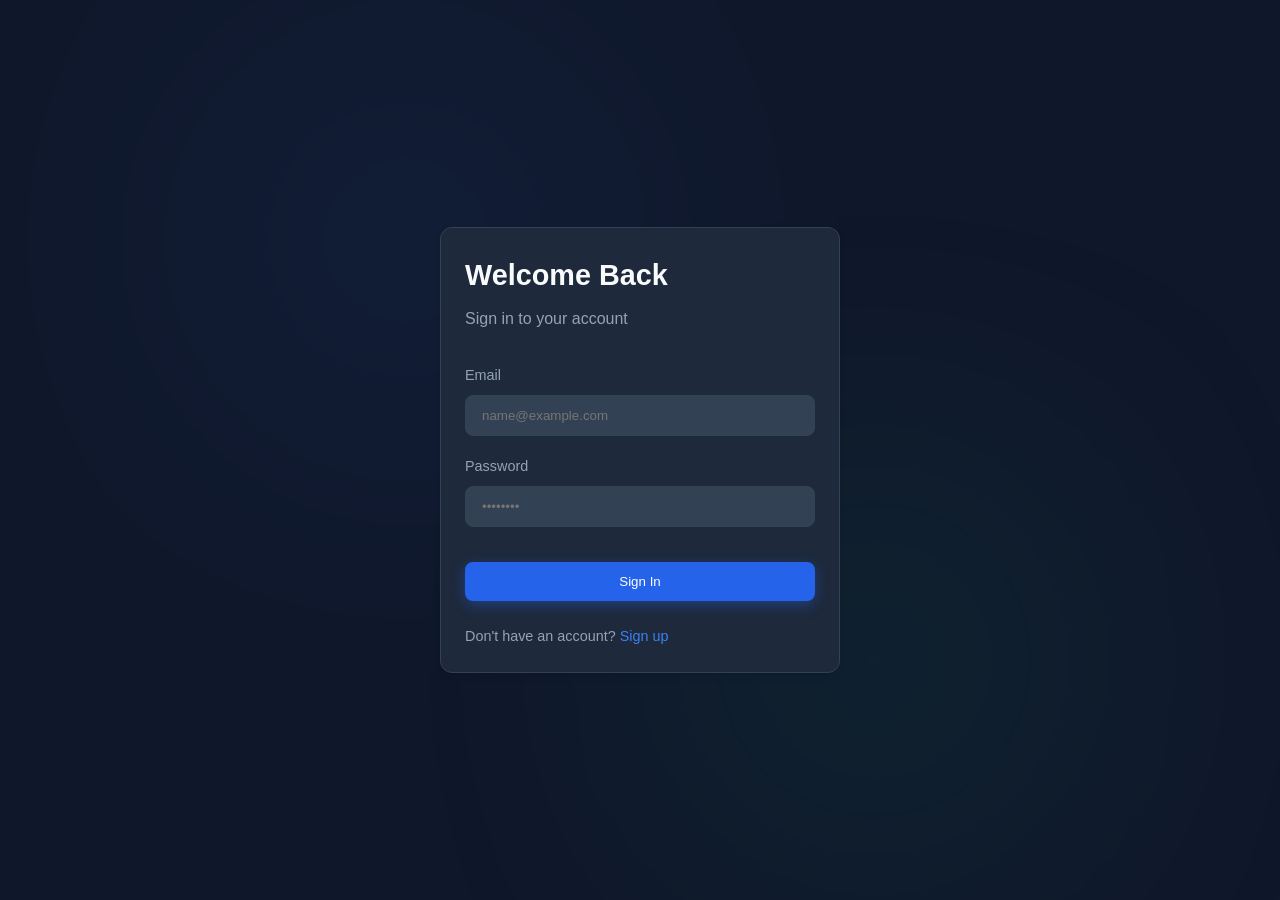
<file: src/main/resources/static/index.html>
<!DOCTYPE html>
<html lang="en">
<head>
    <meta charset="UTF-8">
    <title>Online Exam System</title>
    <script>
        window.location.href = "login.html";
    </script>
</head>
<body>
</body>
</html>
</file>
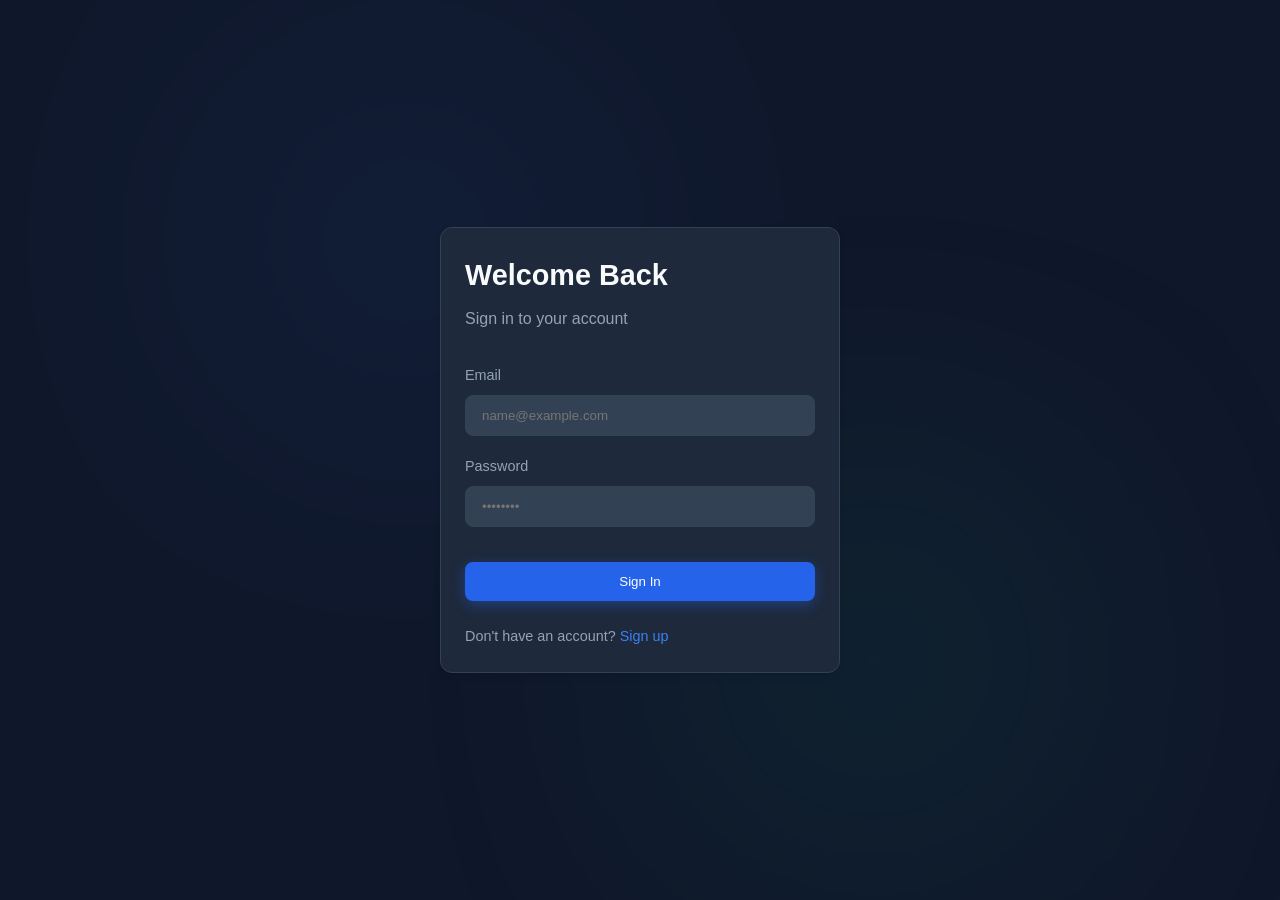
<file: src/main/resources/static/admin.html>
<!DOCTYPE html>
<html lang="en">
<head>
    <meta charset="UTF-8">
    <meta name="viewport" content="width=device-width, initial-scale=1.0">
    <title>Admin Dashboard - Online Exam System</title>
    <link rel="stylesheet" href="css/style.css">
    <style>
        .sidebar { width: 250px; background: var(--bg-card); border-right: 1px solid var(--border-color); height: 100vh; position: fixed; left: 0; top: 0; padding: 2rem 0; }
        .sidebar-item { padding: 1rem 2rem; color: var(--text-muted); cursor: pointer; transition: var(--transition); border-left: 3px solid transparent; }
        .sidebar-item:hover, .sidebar-item.active { background: rgba(59, 130, 246, 0.1); color: var(--text-main); border-left-color: var(--primary-500); }
        .main-content { margin-left: 250px; padding: 2rem; width: calc(100% - 250px); }
        .tab-content { display: none; }
        .tab-content.active { display: block; animation: fadeIn 0.3s ease forwards; }
        
        .modal { display: none; position: fixed; top: 0; left: 0; width: 100%; height: 100%; background: rgba(0,0,0,0.5); backdrop-filter: blur(5px); z-index: 1000; align-items: center; justify-content: center; }
        .modal.active { display: flex; animation: fadeIn 0.2s ease forwards; }
        .modal-content { background: var(--bg-card); padding: 2rem; border-radius: var(--card-radius); width: 100%; max-width: 500px; border: 1px solid var(--border-color); }
    </style>
</head>
<body>
    <div class="sidebar">
        <div style="padding: 0 2rem; margin-bottom: 2rem;">
            <h2 style="color: var(--primary-500); font-size: 1.5rem;">Admin Panel</h2>
        </div>
        <div class="sidebar-item active" onclick="switchTab('dashboard')">Dashboard</div>
        <div class="sidebar-item" onclick="switchTab('users')">Manage Users</div>
        <div class="sidebar-item" onclick="switchTab('exams')">Manage Exams</div>
        <div class="sidebar-item" onclick="switchTab('results')">View Results</div>
        <div class="sidebar-item" style="position: absolute; bottom: 2rem; width: 100%; border-left: none; color: var(--danger);" onclick="logout()">Logout</div>
    </div>

    <div class="main-content">
        <!-- Dashboard Tab -->
        <div id="tab-dashboard" class="tab-content active">
            <h2 style="margin-bottom: 2rem;">Overview Analytics</h2>
            <div class="grid grid-cols-4" style="margin-bottom: 2rem;">
                <div class="card">
                    <p class="text-muted">Total Users</p>
                    <h2 id="stat-users" style="font-size: 2rem; color: var(--primary-500)">0</h2>
                </div>
                <div class="card">
                    <p class="text-muted">Total Exams</p>
                    <h2 id="stat-exams" style="font-size: 2rem; color: var(--success)">0</h2>
                </div>
                <div class="card">
                    <p class="text-muted">Total Results</p>
                    <h2 id="stat-results" style="font-size: 2rem; color: var(--warning)">0</h2>
                </div>
            </div>
        </div>

        <!-- Users Tab -->
        <div id="tab-users" class="tab-content">
            <h2 style="margin-bottom: 2rem;">Manage Users</h2>
            <div class="card">
                <table>
                    <thead>
                        <tr>
                            <th>ID</th>
                            <th>Name</th>
                            <th>Email</th>
                            <th>Role</th>
                            <th>Actions</th>
                        </tr>
                    </thead>
                    <tbody id="users-table-body">
                        <!-- Users injected here -->
                    </tbody>
                </table>
            </div>
        </div>

        <!-- Exams Tab -->
        <div id="tab-exams" class="tab-content">
            <div style="display: flex; justify-content: space-between; align-items: center; margin-bottom: 2rem;">
                <h2>Manage Exams</h2>
                <button class="btn btn-primary" onclick="openExamModal()">+ Create Exam</button>
            </div>
            <div class="card">
                <table>
                    <thead>
                        <tr>
                            <th>ID</th>
                            <th>Title</th>
                            <th>Duration (m)</th>
                            <th>Questions</th>
                            <th>Actions</th>
                        </tr>
                    </thead>
                    <tbody id="exams-table-body">
                        <!-- Exams injected here -->
                    </tbody>
                </table>
            </div>
        </div>

        <!-- Results Tab -->
        <div id="tab-results" class="tab-content">
            <h2 style="margin-bottom: 2rem;">All Exam Results</h2>
            <div class="card">
                <table>
                    <thead>
                        <tr>
                            <th>ID</th>
                            <th>Student</th>
                            <th>Exam</th>
                            <th>Score</th>
                            <th>Status</th>
                        </tr>
                    </thead>
                    <tbody id="results-table-body">
                        <!-- Results injected here -->
                    </tbody>
                </table>
            </div>
        </div>
    </div>

    <!-- Create Exam Modal -->
    <div id="exam-modal" class="modal">
        <div class="modal-content">
            <h3 style="margin-bottom: 1.5rem;">Create New Exam</h3>
            <form id="create-exam-form">
                <div class="input-group">
                    <label>Exam Title</label>
                    <input type="text" id="exam-title" required>
                </div>
                <div class="input-group">
                    <label>Description</label>
                    <input type="text" id="exam-desc" required>
                </div>
                <div class="input-group">
                    <label>Duration (Minutes)</label>
                    <input type="number" id="exam-duration" value="30" required>
                </div>
                <div class="input-group">
                    <label>Passing Marks</label>
                    <input type="number" id="exam-passing" value="10" required>
                </div>
                <div class="input-group">
                    <label>Total Questions</label>
                    <input type="number" id="exam-totalq" value="10" required>
                </div>
                <div style="display: flex; gap: 1rem; margin-top: 2rem;">
                    <button type="button" class="btn btn-outline" style="flex: 1;" onclick="closeExamModal()">Cancel</button>
                    <button type="submit" class="btn btn-primary" style="flex: 1;">Create</button>
                </div>
            </form>
        </div>
    </div>

    <script src="js/api.js"></script>
    <script src="js/admin.js"></script>
</body>
</html>
</file>
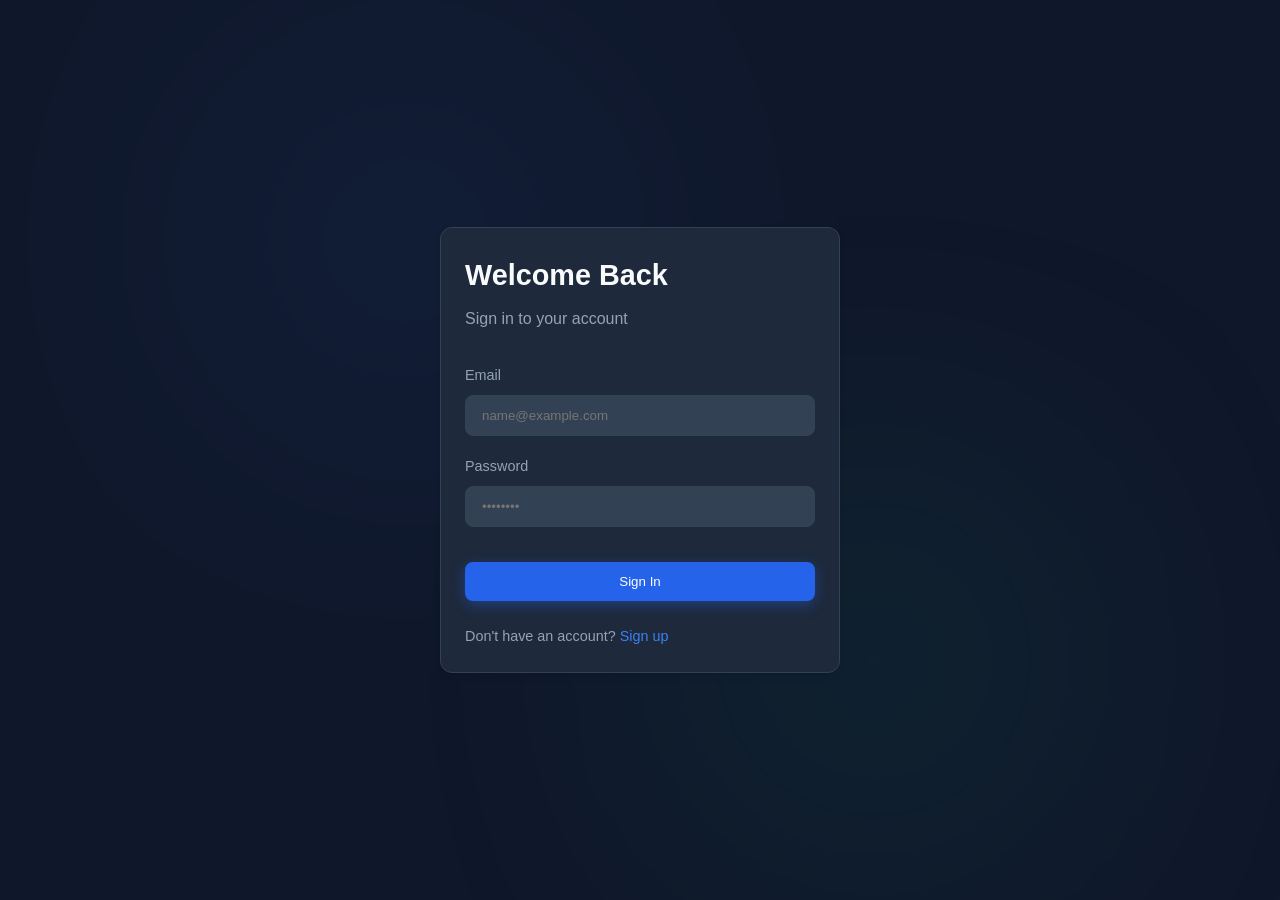
<file: src/main/resources/static/exam.html>
<!DOCTYPE html>
<html lang="en">
<head>
    <meta charset="UTF-8">
    <meta name="viewport" content="width=device-width, initial-scale=1.0">
    <title>Exam - Online Exam System</title>
    <link rel="stylesheet" href="css/style.css">
    <style>
        .option-btn {
            width: 100%;
            text-align: left;
            padding: 1rem;
            background: rgba(30, 41, 59, 0.5);
            border: 1px solid var(--border-color);
            border-radius: var(--btn-radius);
            color: var(--text-main);
            transition: var(--transition);
            font-size: 1rem;
        }
        .option-btn:hover {
            border-color: rgba(148, 163, 184, 0.5);
            background: rgba(51, 65, 85, 0.5);
        }
        .option-btn.selected {
            border-color: var(--primary-500);
            background: rgba(59, 130, 246, 0.1);
        }
        .opt-letter {
            width: 32px;
            height: 32px;
            display: flex;
            align-items: center;
            justify-content: center;
            background: rgba(51, 65, 85, 0.8);
            border-radius: 6px;
            font-weight: 500;
            color: var(--text-muted);
        }
        .option-btn.selected .opt-letter {
            background: var(--primary-500);
            color: white;
        }
    </style>
</head>
<body>
    <div class="header" style="padding: 1rem 2rem; background: var(--bg-card); position: sticky; top: 0; z-index: 100; margin-bottom: 2rem;">
        <h2 style="font-size: 1.2rem;">Exam in Progress</h2>
        <div id="timer-display" style="font-size: 0.9rem; color: var(--text-muted); background: rgba(0,0,0,0.2); padding: 0.4rem 1rem; border-radius: 20px;">
            Time left: Loading...
        </div>
    </div>

    <div class="container animate-fade-in" style="max-width: 800px;">
        <div style="margin-bottom: 2rem;">
            <div style="display: flex; justify-content: space-between; font-size: 0.9rem; color: var(--text-muted); margin-bottom: 0.5rem;">
                <span id="progress-text">Loading...</span>
            </div>
            <div class="progress-bg">
                <div class="progress-fill" id="progress-fill" style="width: 0%;"></div>
            </div>
        </div>

        <div id="exam-container" class="card" style="margin-bottom: 2rem; min-height: 400px; display: flex; flex-direction: column;">
            <div id="question-content" style="flex: 1;">
                <!-- Question injected here -->
            </div>
            
            <div style="display: flex; justify-content: space-between; margin-top: 2rem; padding-top: 1.5rem; border-top: 1px solid var(--border-color);">
                <button id="prev-btn" class="btn btn-outline" onclick="prevQuestion()" disabled>Previous</button>
                <button id="next-btn" class="btn btn-primary" onclick="nextQuestion()">Next</button>
            </div>
        </div>
    </div>

    <script src="js/api.js"></script>
    <script src="js/exam.js"></script>
</body>
</html>
</file>
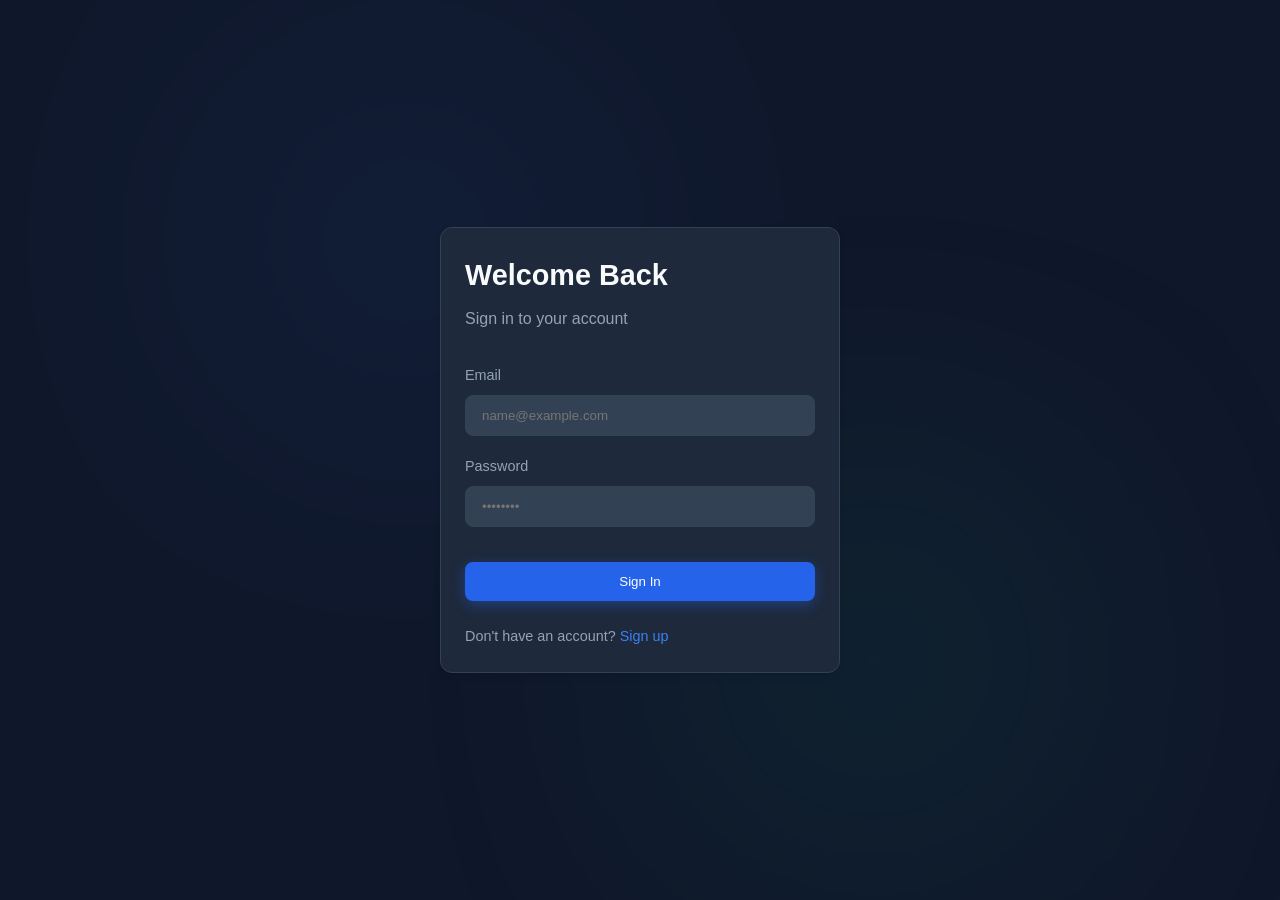
<file: src/main/resources/static/login.html>
<!DOCTYPE html>
<html lang="en">
<head>
    <meta charset="UTF-8">
    <meta name="viewport" content="width=device-width, initial-scale=1.0">
    <title>Login - Online Exam System</title>
    <link rel="stylesheet" href="css/style.css">
</head>
<body class="center-flex">
    <div class="bg-glow" style="top: 10%; left: 20%;"></div>
    <div class="bg-glow" style="bottom: 10%; right: 20%; background: var(--success);"></div>

    <div class="auth-container animate-fade-in">
        <div class="card glass text-center">
            <h2 style="font-size: 1.8rem; margin-bottom: 0.5rem;">Welcome Back</h2>
            <p class="text-muted" style="margin-bottom: 2rem;">Sign in to your account</p>

            <div id="error-msg" style="display: none; padding: 0.75rem; background: rgba(239, 68, 68, 0.1); border: 1px solid rgba(239,68,68,0.2); border-radius: 8px; color: var(--danger); margin-bottom: 1rem; font-size: 0.9rem;"></div>

            <form id="login-form">
                <div class="input-group" style="text-align: left;">
                    <label>Email</label>
                    <input type="email" id="email" required placeholder="name@example.com">
                </div>
                <div class="input-group" style="text-align: left;">
                    <label>Password</label>
                    <input type="password" id="password" required placeholder="••••••••">
                </div>
                <button type="submit" class="btn btn-primary" style="width: 100%; margin-top: 1rem;">Sign In</button>
            </form>

            <p style="margin-top: 1.5rem; font-size: 0.9rem; color: var(--text-muted);">
                Don't have an account? <a href="register.html" class="text-primary" style="font-weight: 500;">Sign up</a>
            </p>
        </div>
    </div>

    <script src="js/api.js"></script>
    <script>
        document.getElementById('login-form').addEventListener('submit', async (e) => {
            e.preventDefault();
            const email = document.getElementById('email').value;
            const password = document.getElementById('password').value;
            const errorMsg = document.getElementById('error-msg');
            
            try {
                const data = await api.post('/auth/login', { email, password });
                localStorage.setItem('token', data.token);
                localStorage.setItem('user', JSON.stringify({ email: data.email, role: data.role }));
                
                let role = data.role;
                if (role && role.startsWith('ROLE_')) {
                    role = role.substring(5);
                }
                if (role === 'ADMIN') {
                    window.location.href = 'admin.html';
                } else {
                    window.location.href = 'student.html';
                }
            } catch (error) {
                errorMsg.textContent = error.message || 'Invalid credentials.';
                errorMsg.style.display = 'block';
            }
        });
    </script>
</body>
</html>
</file>
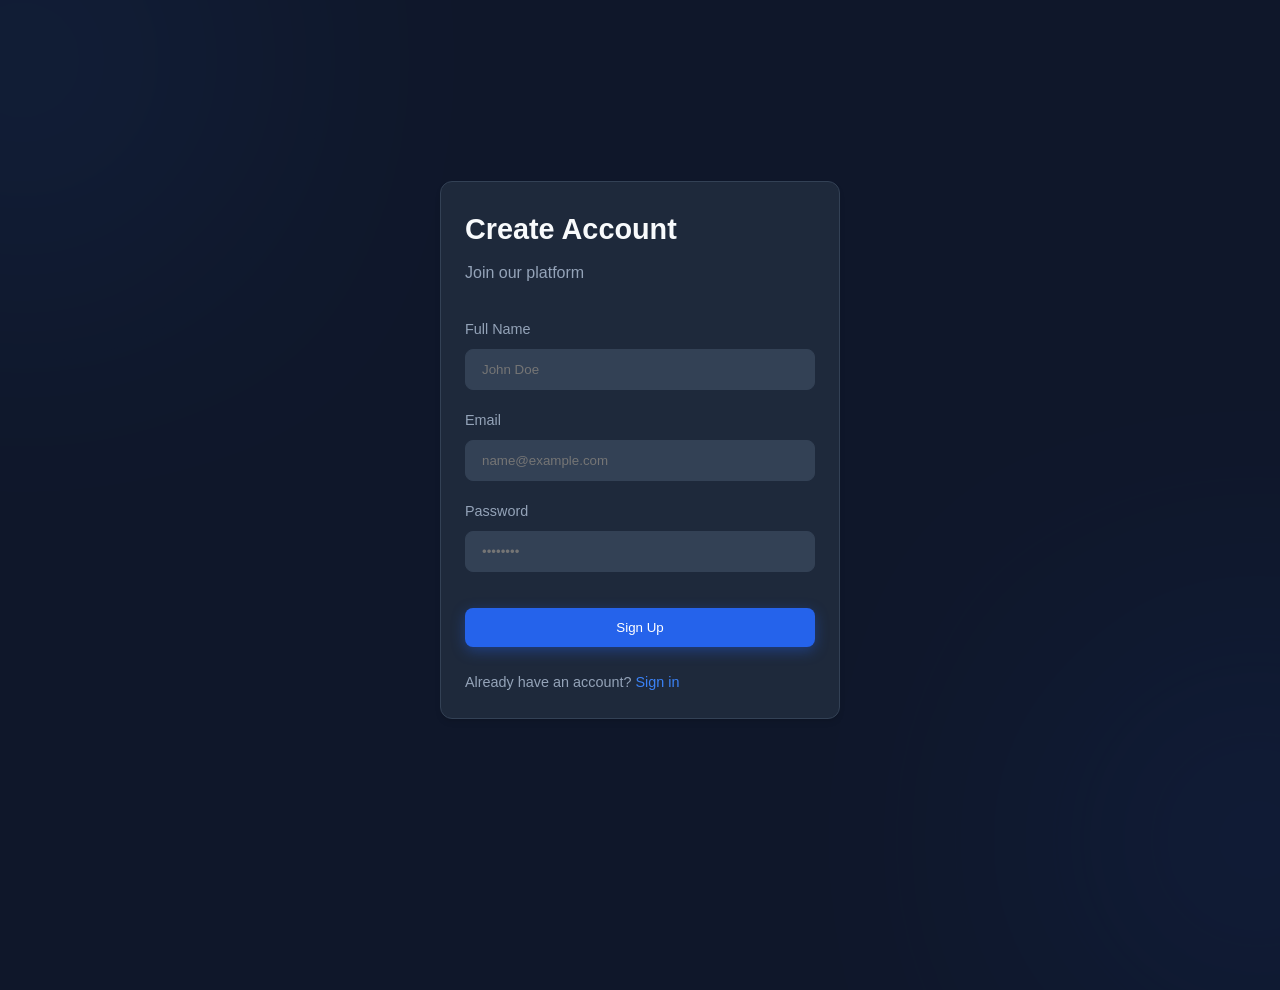
<file: src/main/resources/static/register.html>
<!DOCTYPE html>
<html lang="en">
<head>
    <meta charset="UTF-8">
    <meta name="viewport" content="width=device-width, initial-scale=1.0">
    <title>Register - Online Exam System</title>
    <link rel="stylesheet" href="css/style.css">
</head>
<body class="center-flex">
    <div class="bg-glow" style="top: -10%; left: -10%;"></div>
    <div class="bg-glow" style="bottom: -10%; right: -10%; background: var(--primary-600);"></div>

    <div class="auth-container animate-fade-in">
        <div class="card glass text-center">
            <h2 style="font-size: 1.8rem; margin-bottom: 0.5rem;">Create Account</h2>
            <p class="text-muted" style="margin-bottom: 2rem;">Join our platform</p>

            <div id="error-msg" style="display: none; padding: 0.75rem; background: rgba(239, 68, 68, 0.1); border: 1px solid rgba(239,68,68,0.2); border-radius: 8px; color: var(--danger); margin-bottom: 1rem; font-size: 0.9rem;"></div>

            <form id="register-form">
                <div class="input-group" style="text-align: left;">
                    <label>Full Name</label>
                    <input type="text" id="name" required placeholder="John Doe">
                </div>
                <div class="input-group" style="text-align: left;">
                    <label>Email</label>
                    <input type="email" id="email" required placeholder="name@example.com">
                </div>
                <div class="input-group" style="text-align: left;">
                    <label>Password</label>
                    <input type="password" id="password" required placeholder="••••••••">
                </div>
                <button type="submit" class="btn btn-primary" style="width: 100%; margin-top: 1rem;">Sign Up</button>
            </form>

            <p style="margin-top: 1.5rem; font-size: 0.9rem; color: var(--text-muted);">
                Already have an account? <a href="login.html" class="text-primary" style="font-weight: 500;">Sign in</a>
            </p>
        </div>
    </div>

    <script src="js/api.js"></script>
    <script>
        document.getElementById('register-form').addEventListener('submit', async (e) => {
            e.preventDefault();
            const name = document.getElementById('name').value;
            const email = document.getElementById('email').value;
            const password = document.getElementById('password').value;
            const errorMsg = document.getElementById('error-msg');
            
            try {
                await api.post('/auth/register', { name, email, password, role: 'STUDENT' });
                window.location.href = 'login.html';
            } catch (error) {
                errorMsg.textContent = error.message || 'Registration failed.';
                errorMsg.style.display = 'block';
            }
        });
    </script>
</body>
</html>
</file>
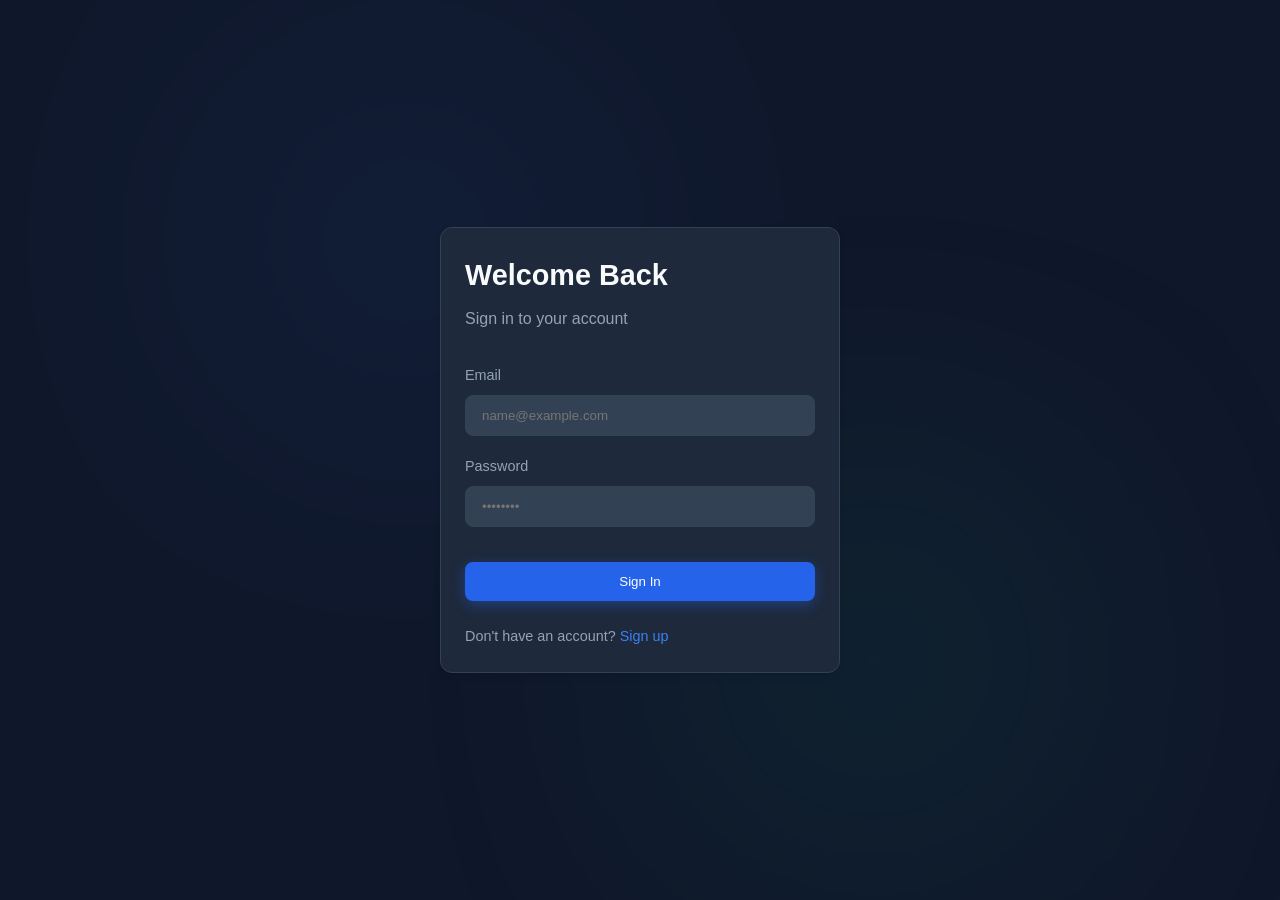
<file: src/main/resources/static/result.html>
<!DOCTYPE html>
<html lang="en">
<head>
    <meta charset="UTF-8">
    <meta name="viewport" content="width=device-width, initial-scale=1.0">
    <title>Result - Online Exam System</title>
    <link rel="stylesheet" href="css/style.css">
</head>
<body class="center-flex" style="position: relative; overflow: hidden;">
    
    <div id="result-content" class="container" style="max-width: 500px; width: 100%;">
        <!-- Result injected here -->
        <div class="center-flex">
            <div style="width: 40px; height: 40px; border: 4px solid var(--border-color); border-top-color: var(--primary-500); border-radius: 50%; animation: spin 1s linear infinite;"></div>
        </div>
    </div>

    <style>
        @keyframes spin { 100% { transform: rotate(360deg); } }
    </style>
    <script src="js/api.js"></script>
    <script src="js/result.js"></script>
</body>
</html>
</file>
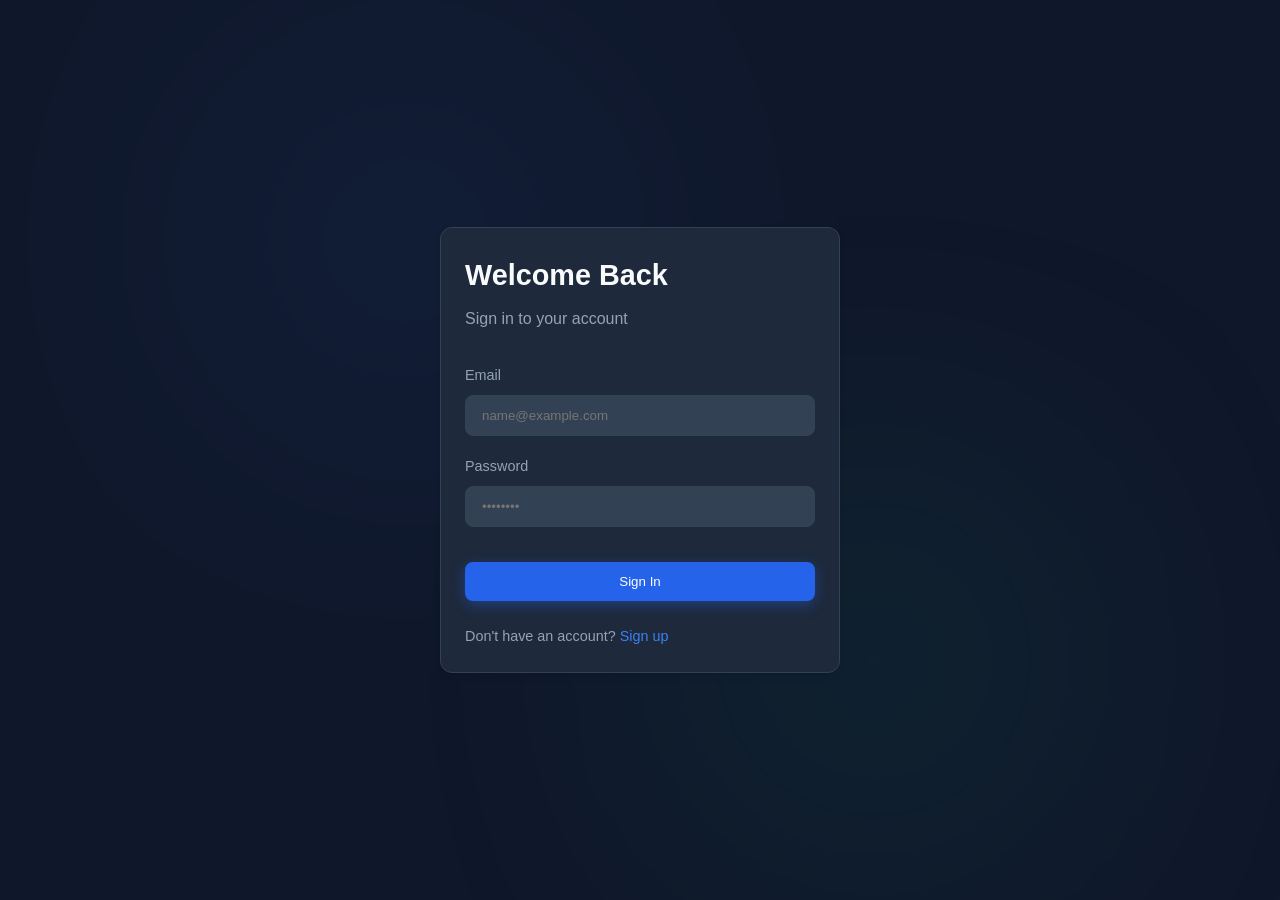
<file: src/main/resources/static/student.html>
<!DOCTYPE html>
<html lang="en">
<head>
    <meta charset="UTF-8">
    <meta name="viewport" content="width=device-width, initial-scale=1.0">
    <title>Student Dashboard - Online Exam System</title>
    <link rel="stylesheet" href="css/style.css">
    <style>
        .grid-stats { display: grid; grid-template-columns: repeat(auto-fit, minmax(200px, 1fr)); gap: 1.5rem; margin-bottom: 2rem; }
        .grid-charts { display: grid; grid-template-columns: 2fr 1fr; gap: 1.5rem; margin-bottom: 2rem; }
        @media(max-width: 768px) { .grid-charts { grid-template-columns: 1fr; } }
    </style>
</head>
<body>
    <div id="loading" class="center-flex">
        <div style="width: 40px; height: 40px; border: 4px solid var(--border-color); border-top-color: var(--primary-500); border-radius: 50%; animation: spin 1s linear infinite;"></div>
    </div>
    
    <div id="dashboard-content" style="display: none; padding: 2rem; max-width: 1200px; margin: 0 auto; width: 100%;" class="animate-fade-in">
        <div class="header">
            <div>
                <h1 style="font-size: 2rem; margin-bottom: 0.2rem;">Welcome, <span id="user-email" class="text-primary"></span></h1>
                <p class="text-muted">Here's your learning progress</p>
            </div>
            <button id="logout-btn" class="btn btn-outline">Logout</button>
        </div>

        <div class="grid-stats">
            <div class="card flex" style="display: flex; align-items: center; gap: 1rem;">
                <div class="stat-icon blue" style="margin: 0;">📚</div>
                <div>
                    <p class="text-muted" style="font-size: 0.9rem;">Total Exams</p>
                    <h2 id="stat-total" style="font-size: 1.8rem;">0</h2>
                </div>
            </div>
            <div class="card flex" style="display: flex; align-items: center; gap: 1rem;">
                <div class="stat-icon green" style="margin: 0;">✅</div>
                <div>
                    <p class="text-muted" style="font-size: 0.9rem;">Attempted</p>
                    <h2 id="stat-attempted" style="font-size: 1.8rem;">0</h2>
                </div>
            </div>
            <div class="card flex" style="display: flex; align-items: center; gap: 1rem;">
                <div class="stat-icon orange" style="margin: 0;">🏆</div>
                <div>
                    <p class="text-muted" style="font-size: 0.9rem;">Average Score</p>
                    <h2 id="stat-avg" style="font-size: 1.8rem;">0</h2>
                </div>
            </div>
            <div class="card flex" style="display: flex; align-items: center; gap: 1rem;">
                <div class="stat-icon red" style="margin: 0;">🎯</div>
                <div>
                    <p class="text-muted" style="font-size: 0.9rem;">Pass Rate</p>
                    <h2 id="stat-pass" style="font-size: 1.8rem;">0%</h2>
                </div>
            </div>
        </div>

        <div class="grid-charts">
            <div class="card">
                <h3 style="margin-bottom: 1.5rem;">Score Trend (Last 5)</h3>
                <div class="chart-container">
                    <canvas id="line-chart"></canvas>
                </div>
            </div>
            <div class="card">
                <h3 style="margin-bottom: 1.5rem;">Performance</h3>
                <div class="chart-container">
                    <canvas id="pie-chart"></canvas>
                </div>
                <div style="display: flex; justify-content: center; gap: 1rem; margin-top: 1rem; font-size: 0.9rem;">
                    <span style="display: flex; align-items: center; gap: 0.5rem;"><div style="width: 12px; height: 12px; border-radius: 50%; background: var(--success);"></div> Pass</span>
                    <span style="display: flex; align-items: center; gap: 0.5rem;"><div style="width: 12px; height: 12px; border-radius: 50%; background: var(--danger);"></div> Fail</span>
                </div>
            </div>
        </div>

        <div class="card">
            <h3 style="margin-bottom: 1.5rem;">Available Exams</h3>
            <div id="exams-container" style="display: grid; grid-template-columns: repeat(auto-fit, minmax(300px, 1fr)); gap: 1rem;">
                <!-- Exams injected here -->
            </div>
        </div>
    </div>

    <style>
        @keyframes spin { 100% { transform: rotate(360deg); } }
    </style>
    <script src="js/api.js"></script>
    <script src="js/student.js"></script>
</body>
</html>
</file>
<file: src/main/resources/static/css/style.css>
:root {
  /* Dark Modern SaaS Palette */
  --bg-main: #0f172a;
  --bg-card: #1e293b;
  --bg-input: #334155;
  --primary-500: #3b82f6;
  --primary-600: #2563eb;
  --success: #10b981;
  --danger: #ef4444;
  --warning: #f59e0b;
  --text-main: #f8fafc;
  --text-muted: #94a3b8;
  --border-color: #334155;
  
  --font-family: 'Inter', -apple-system, BlinkMacSystemFont, "Segoe UI", Roboto, sans-serif;
  --card-radius: 12px;
  --btn-radius: 8px;
  --transition: all 0.3s ease;
}

* {
  margin: 0;
  padding: 0;
  box-sizing: border-box;
}

body {
  background-color: var(--bg-main);
  color: var(--text-main);
  font-family: var(--font-family);
  line-height: 1.6;
  min-height: 100vh;
  display: flex;
  flex-direction: column;
}

a { text-decoration: none; color: inherit; }
ul { list-style: none; }
button { cursor: pointer; font-family: inherit; }

/* Utilities */
.glass {
  background: rgba(30, 41, 59, 0.7);
  backdrop-filter: blur(12px);
  -webkit-backdrop-filter: blur(12px);
  border: 1px solid rgba(255, 255, 255, 0.1);
}

.text-primary { color: var(--primary-500); }
.text-success { color: var(--success); }
.text-danger { color: var(--danger); }
.text-muted { color: var(--text-muted); }

/* Layout */
.container {
  max-width: 1200px;
  margin: 0 auto;
  padding: 2rem;
  width: 100%;
}

.center-flex {
  display: flex;
  align-items: center;
  justify-content: center;
  min-height: 100vh;
}

.grid {
  display: grid;
  gap: 1.5rem;
}

.grid-cols-2 { grid-template-columns: repeat(auto-fit, minmax(300px, 1fr)); }
.grid-cols-4 { grid-template-columns: repeat(auto-fit, minmax(200px, 1fr)); }

/* Components */
.card {
  background-color: var(--bg-card);
  border-radius: var(--card-radius);
  padding: 1.5rem;
  border: 1px solid var(--border-color);
  box-shadow: 0 4px 6px -1px rgba(0, 0, 0, 0.1), 0 2px 4px -1px rgba(0, 0, 0, 0.06);
  transition: var(--transition);
}

.card:hover {
  transform: translateY(-2px);
  box-shadow: 0 10px 15px -3px rgba(0, 0, 0, 0.2);
}

.btn {
  display: inline-flex;
  align-items: center;
  justify-content: center;
  padding: 0.75rem 1.5rem;
  border-radius: var(--btn-radius);
  font-weight: 500;
  border: none;
  transition: var(--transition);
  gap: 0.5rem;
}

.btn-primary {
  background-color: var(--primary-600);
  color: white;
  box-shadow: 0 4px 14px 0 rgba(37, 99, 235, 0.39);
}

.btn-primary:hover {
  background-color: var(--primary-500);
  transform: translateY(-1px);
}

.btn-danger {
  background-color: var(--danger);
  color: white;
}

.btn-outline {
  background-color: transparent;
  border: 1px solid var(--border-color);
  color: var(--text-main);
}
.btn-outline:hover { background-color: var(--bg-input); }

.input-group {
  margin-bottom: 1.2rem;
}

.input-group label {
  display: block;
  margin-bottom: 0.5rem;
  color: var(--text-muted);
  font-size: 0.9rem;
}

.input-group input, .input-group select {
  width: 100%;
  padding: 0.75rem 1rem;
  background-color: var(--bg-input);
  border: 1px solid var(--border-color);
  border-radius: var(--btn-radius);
  color: white;
  font-family: inherit;
  transition: var(--transition);
}

.input-group input:focus, .input-group select:focus {
  outline: none;
  border-color: var(--primary-500);
  box-shadow: 0 0 0 2px rgba(59, 130, 246, 0.2);
}

/* Auth Pages */
.auth-container {
  width: 100%;
  max-width: 400px;
  position: relative;
  z-index: 10;
}

.bg-glow {
  position: absolute;
  width: 300px;
  height: 300px;
  background: var(--primary-500);
  filter: blur(150px);
  opacity: 0.2;
  border-radius: 50%;
  z-index: 0;
}

/* Dashboard specific */
.header {
  display: flex;
  justify-content: space-between;
  align-items: center;
  margin-bottom: 2rem;
  padding-bottom: 1rem;
  border-bottom: 1px solid var(--border-color);
}

.stat-icon {
  width: 48px;
  height: 48px;
  border-radius: 12px;
  display: flex;
  align-items: center;
  justify-content: center;
  font-size: 1.5rem;
  margin-bottom: 1rem;
}
.stat-icon.blue { background: rgba(59, 130, 246, 0.1); color: var(--primary-500); }
.stat-icon.green { background: rgba(16, 185, 129, 0.1); color: var(--success); }
.stat-icon.orange { background: rgba(245, 158, 11, 0.1); color: var(--warning); }
.stat-icon.red { background: rgba(239, 68, 68, 0.1); color: var(--danger); }

/* Progress bar */
.progress-bg {
  width: 100%;
  height: 8px;
  background-color: var(--bg-input);
  border-radius: 4px;
  overflow: hidden;
  margin-top: 0.5rem;
}
.progress-fill {
  height: 100%;
  background-color: var(--primary-500);
  transition: width 0.5s ease;
}

/* Animations */
@keyframes fadeIn {
  from { opacity: 0; transform: translateY(10px); }
  to { opacity: 1; transform: translateY(0); }
}

.animate-fade-in {
  animation: fadeIn 0.5s ease forwards;
}

/* Charts */
.chart-container {
  position: relative;
  width: 100%;
  height: 300px;
}
canvas {
  width: 100% !important;
  height: 100% !important;
}

/* Tables */
table {
  width: 100%;
  border-collapse: collapse;
}
th, td {
  padding: 1rem;
  text-align: left;
  border-bottom: 1px solid var(--border-color);
}
th {
  color: var(--text-muted);
  font-weight: 500;
  text-transform: uppercase;
  font-size: 0.8rem;
}
tr:hover {
  background-color: rgba(255, 255, 255, 0.02);
}
</file>
